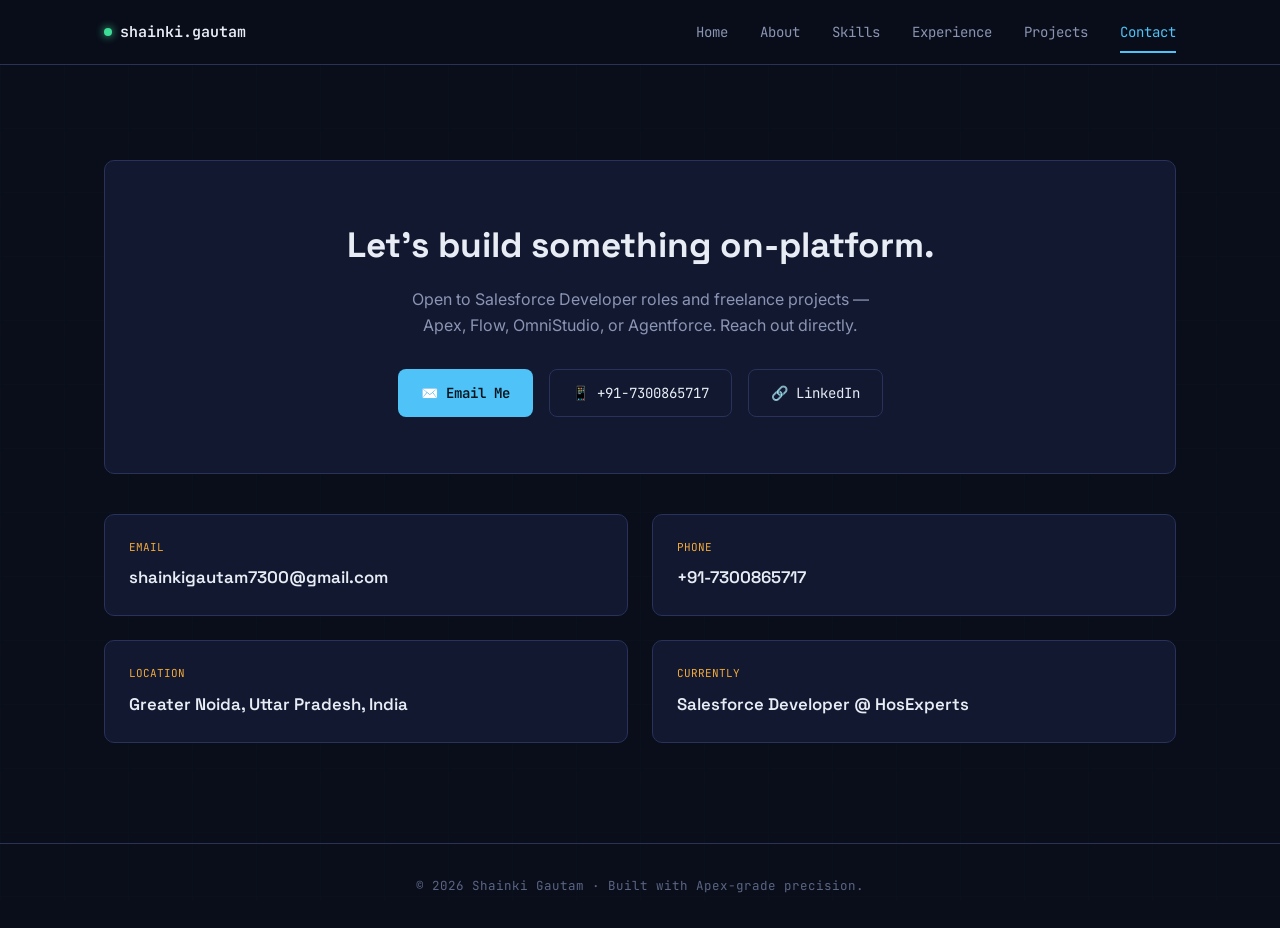
<file: contact.html>
<!DOCTYPE html>
<html lang="en">
<head>
<meta charset="UTF-8">
<meta name="viewport" content="width=device-width, initial-scale=1.0">
<title>Contact — Shainki Gautam</title>
<link rel="preconnect" href="https://fonts.googleapis.com">
<link rel="preconnect" href="https://fonts.gstatic.com" crossorigin>
<link href="https://fonts.googleapis.com/css2?family=Space+Grotesk:wght@400;500;600;700&family=Inter:wght@400;500;600;700&family=JetBrains+Mono:wght@400;500;600&display=swap" rel="stylesheet">
<link rel="stylesheet" href="style.css">
</head>
<body>

<nav>
  <div class="nav-inner">
    <div class="logo"><span class="dot"></span>shainki.gautam</div>
    <div class="nav-links" id="navLinks">
      <a href="index.html">Home</a>
      <a href="about.html">About</a>
      <a href="skills.html">Skills</a>
      <a href="experience.html">Experience</a>
      <a href="projects.html">Projects</a>
      <a href="contact.html" class="active">Contact</a>
    </div>
    <button class="nav-toggle" id="navToggle" aria-label="Toggle menu"><span></span><span></span><span></span></button>
  </div>
</nav>

<section class="page-top-pad" style="padding-top:160px;">
  <div class="wrap">
    <div class="contact-box">
      <h2>Let's build something on-platform.</h2>
      <p>Open to Salesforce Developer roles and freelance projects — Apex, Flow, OmniStudio, or Agentforce. Reach out directly.</p>
      <div class="contact-links">
        <a href="mailto:shainkigautam7300@gmail.com" class="btn btn-primary">✉️ Email Me</a>
        <a href="tel:+917300865717" class="btn btn-ghost">📱 +91-7300865717</a>
        <a href="#" class="btn btn-ghost" id="linkedinLink">🔗 LinkedIn</a>
      </div>
    </div>

    <div class="contact-grid">
      <div class="contact-info-card">
        <div class="ci-label">EMAIL</div>
        <div class="ci-value">shainkigautam7300@gmail.com</div>
      </div>
      <div class="contact-info-card">
        <div class="ci-label">PHONE</div>
        <div class="ci-value">+91-7300865717</div>
      </div>
      <div class="contact-info-card">
        <div class="ci-label">LOCATION</div>
        <div class="ci-value">Greater Noida, Uttar Pradesh, India</div>
      </div>
      <div class="contact-info-card">
        <div class="ci-label">CURRENTLY</div>
        <div class="ci-value">Salesforce Developer @ HosExperts</div>
      </div>
    </div>
  </div>
</section>

<footer>
  <div class="wrap">© 2026 Shainki Gautam · Built with Apex-grade precision.</div>
</footer>

<script src="nav.js"></script>
</body>
</html>
</file>
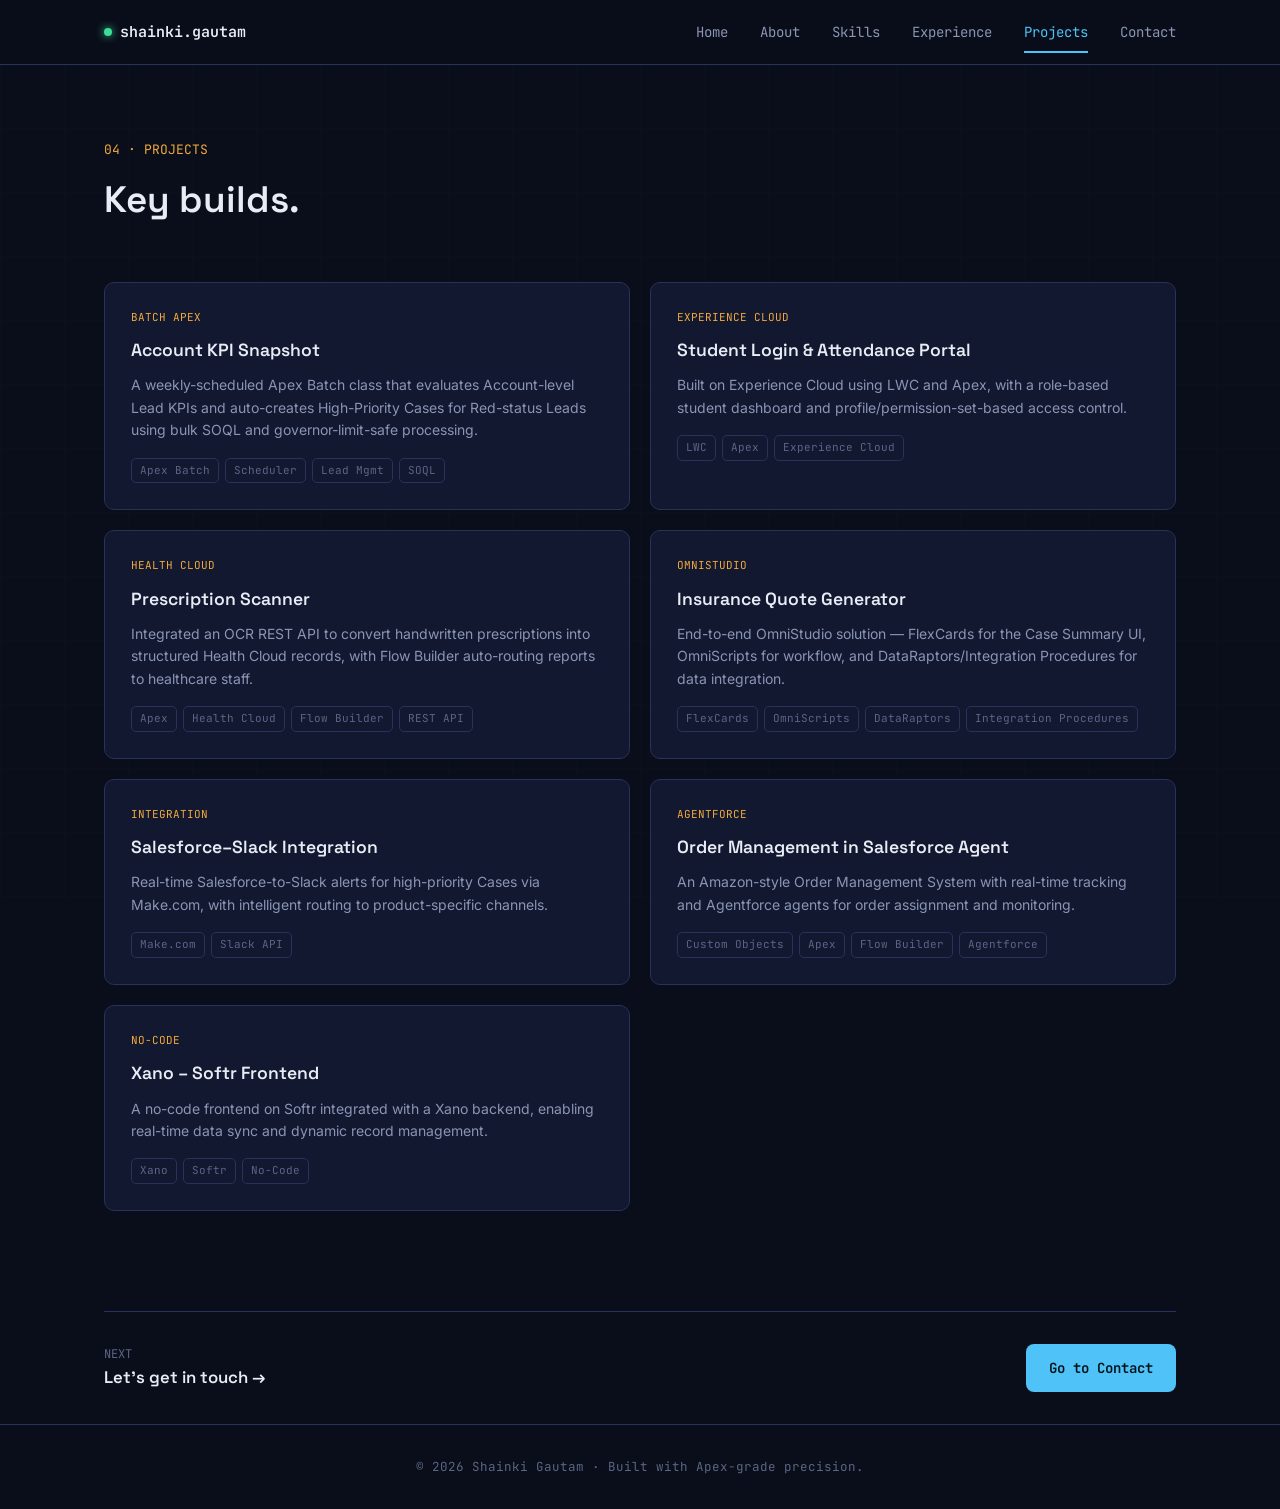
<file: projects.html>
<!DOCTYPE html>
<html lang="en">
<head>
<meta charset="UTF-8">
<meta name="viewport" content="width=device-width, initial-scale=1.0">
<title>Projects — Shainki Gautam</title>
<link rel="preconnect" href="https://fonts.googleapis.com">
<link rel="preconnect" href="https://fonts.gstatic.com" crossorigin>
<link href="https://fonts.googleapis.com/css2?family=Space+Grotesk:wght@400;500;600;700&family=Inter:wght@400;500;600;700&family=JetBrains+Mono:wght@400;500;600&display=swap" rel="stylesheet">
<link rel="stylesheet" href="style.css">
</head>
<body>

<nav>
  <div class="nav-inner">
    <div class="logo"><span class="dot"></span>shainki.gautam</div>
    <div class="nav-links" id="navLinks">
      <a href="index.html">Home</a>
      <a href="about.html">About</a>
      <a href="skills.html">Skills</a>
      <a href="experience.html">Experience</a>
      <a href="projects.html" class="active">Projects</a>
      <a href="contact.html">Contact</a>
    </div>
    <button class="nav-toggle" id="navToggle" aria-label="Toggle menu"><span></span><span></span><span></span></button>
  </div>
</nav>

<section class="page-top-pad" style="padding-top:140px;">
  <div class="wrap">
    <div class="sec-head">
      <div class="sec-num">04 · PROJECTS</div>
      <div class="sec-title">Key builds.</div>
    </div>
    <div class="proj-grid">
      <div class="proj-card">
        <span class="proj-tag">BATCH APEX</span>
        <div class="proj-title">Account KPI Snapshot</div>
        <p class="proj-desc">A weekly-scheduled Apex Batch class that evaluates Account-level Lead KPIs and auto-creates High-Priority Cases for Red-status Leads using bulk SOQL and governor-limit-safe processing.</p>
        <div class="proj-stack"><span>Apex Batch</span><span>Scheduler</span><span>Lead Mgmt</span><span>SOQL</span></div>
      </div>
      <div class="proj-card">
        <span class="proj-tag">EXPERIENCE CLOUD</span>
        <div class="proj-title">Student Login & Attendance Portal</div>
        <p class="proj-desc">Built on Experience Cloud using LWC and Apex, with a role-based student dashboard and profile/permission-set-based access control.</p>
        <div class="proj-stack"><span>LWC</span><span>Apex</span><span>Experience Cloud</span></div>
      </div>
      <div class="proj-card">
        <span class="proj-tag">HEALTH CLOUD</span>
        <div class="proj-title">Prescription Scanner</div>
        <p class="proj-desc">Integrated an OCR REST API to convert handwritten prescriptions into structured Health Cloud records, with Flow Builder auto-routing reports to healthcare staff.</p>
        <div class="proj-stack"><span>Apex</span><span>Health Cloud</span><span>Flow Builder</span><span>REST API</span></div>
      </div>
      <div class="proj-card">
        <span class="proj-tag">OMNISTUDIO</span>
        <div class="proj-title">Insurance Quote Generator</div>
        <p class="proj-desc">End-to-end OmniStudio solution — FlexCards for the Case Summary UI, OmniScripts for workflow, and DataRaptors/Integration Procedures for data integration.</p>
        <div class="proj-stack"><span>FlexCards</span><span>OmniScripts</span><span>DataRaptors</span><span>Integration Procedures</span></div>
      </div>
      <div class="proj-card">
        <span class="proj-tag">INTEGRATION</span>
        <div class="proj-title">Salesforce–Slack Integration</div>
        <p class="proj-desc">Real-time Salesforce-to-Slack alerts for high-priority Cases via Make.com, with intelligent routing to product-specific channels.</p>
        <div class="proj-stack"><span>Make.com</span><span>Slack API</span></div>
      </div>
      <div class="proj-card">
        <span class="proj-tag">AGENTFORCE</span>
        <div class="proj-title">Order Management in Salesforce Agent</div>
        <p class="proj-desc">An Amazon-style Order Management System with real-time tracking and Agentforce agents for order assignment and monitoring.</p>
        <div class="proj-stack"><span>Custom Objects</span><span>Apex</span><span>Flow Builder</span><span>Agentforce</span></div>
      </div>
      <div class="proj-card">
        <span class="proj-tag">NO-CODE</span>
        <div class="proj-title">Xano – Softr Frontend</div>
        <p class="proj-desc">A no-code frontend on Softr integrated with a Xano backend, enabling real-time data sync and dynamic record management.</p>
        <div class="proj-stack"><span>Xano</span><span>Softr</span><span>No-Code</span></div>
      </div>
    </div>
  </div>
</section>

<div class="wrap">
  <div class="page-nav-cta">
    <div><div class="pnc-label">NEXT</div><div class="pnc-title">Let's get in touch →</div></div>
    <a href="contact.html" class="btn btn-primary">Go to Contact</a>
  </div>
</div>

<footer>
  <div class="wrap">© 2026 Shainki Gautam · Built with Apex-grade precision.</div>
</footer>

<script src="nav.js"></script>
</body>
</html>
</file>
<file: style.css>
:root{
  --bg:#0a0e1a;
  --surface:#111830;
  --surface-2:#182142;
  --border:#28325a;
  --text:#e8ecf4;
  --text-dim:#8b95b3;
  --text-faint:#5b6584;
  --blue:#4fc3f7;
  --blue-dim:#2b7fa8;
  --amber:#f2a93b;
  --green:#3ddc97;
  --radius:10px;
  --mono:'JetBrains Mono', monospace;
  --display:'Space Grotesk', sans-serif;
  --body:'Inter', sans-serif;
}
*{box-sizing:border-box; margin:0; padding:0;}
html{scroll-behavior:smooth;}
body{
  background:var(--bg);
  color:var(--text);
  font-family:var(--body);
  line-height:1.6;
  overflow-x:hidden;
}
body::before{
  content:'';
  position:fixed; inset:0;
  background-image:
    linear-gradient(var(--border) 1px, transparent 1px),
    linear-gradient(90deg, var(--border) 1px, transparent 1px);
  background-size:64px 64px;
  opacity:0.06;
  pointer-events:none;
  z-index:0;
}
a{color:inherit; text-decoration:none;}
.wrap{max-width:1120px; margin:0 auto; padding:0 24px; position:relative; z-index:1;}
section{padding:100px 0; position:relative; z-index:1;}
.page-top-pad{padding-top:64px;}

/* ---------- Nav ---------- */
nav{
  position:fixed; top:0; left:0; right:0; z-index:100;
  background:rgba(10,14,26,0.85);
  backdrop-filter:blur(10px);
  border-bottom:1px solid var(--border);
}
.nav-inner{
  max-width:1120px; margin:0 auto; padding:0 24px;
  height:64px; display:flex; align-items:center; justify-content:space-between;
}
.logo{font-family:var(--mono); font-weight:600; font-size:15px; color:var(--text); display:flex; align-items:center; gap:8px;}
.logo .dot{width:8px; height:8px; border-radius:50%; background:var(--green); box-shadow:0 0 8px var(--green);}
.nav-links{display:flex; gap:32px; font-size:14px; color:var(--text-dim); font-family:var(--mono);}
.nav-links a{transition:color .2s; position:relative; padding:4px 0;}
.nav-links a:hover{color:var(--blue);}
.nav-links a.active{color:var(--blue);}
.nav-links a.active::after{content:''; position:absolute; left:0; right:0; bottom:-6px; height:2px; background:var(--blue);}
.nav-toggle{display:none; flex-direction:column; gap:4px; cursor:pointer; background:none; border:none;}
.nav-toggle span{width:22px; height:2px; background:var(--text);}

/* ---------- Buttons ---------- */
.btn{
  font-family:var(--mono); font-size:14px; padding:12px 22px; border-radius:8px;
  display:inline-flex; align-items:center; gap:8px; transition:all .2s; border:1px solid transparent;
  cursor:pointer;
}
.btn-primary{background:var(--blue); color:#04121c; font-weight:600;}
.btn-primary:hover{background:#6fd0ff; transform:translateY(-1px);}
.btn-ghost{border-color:var(--border); color:var(--text);}
.btn-ghost:hover{border-color:var(--blue); color:var(--blue);}

/* ---------- Hero ---------- */
.hero{min-height:calc(100vh - 64px); display:flex; align-items:center; padding-top:40px; padding-bottom:40px;}
.hero-grid{display:grid; grid-template-columns:1.05fr 0.95fr; gap:56px; align-items:center; width:100%;}
.eyebrow{font-family:var(--mono); font-size:13px; color:var(--amber); letter-spacing:1px; margin-bottom:18px; display:flex; align-items:center; gap:8px;}
.eyebrow::before{content:''; width:24px; height:1px; background:var(--amber);}
h1{font-family:var(--display); font-weight:700; font-size:clamp(2.2rem, 4.6vw, 3.4rem); line-height:1.1; letter-spacing:-0.02em; margin-bottom:20px;}
h1 .accent{color:var(--blue);}
.hero-desc{color:var(--text-dim); font-size:17px; max-width:520px; margin-bottom:32px;}
.hero-desc b{color:var(--text); font-weight:600;}
.hero-ctas{display:flex; gap:14px; flex-wrap:wrap; margin-bottom:36px;}
.hero-meta{display:flex; gap:24px; font-family:var(--mono); font-size:13px; color:var(--text-faint); flex-wrap:wrap;}

/* ---------- Photo frame ---------- */
.photo-frame{position:relative; max-width:380px; margin:0 auto;}
.photo-frame .corner{position:absolute; width:28px; height:28px; border:2px solid var(--amber);}
.photo-frame .corner.tl{top:-10px; left:-10px; border-right:none; border-bottom:none;}
.photo-frame .corner.br{bottom:-10px; right:-10px; border-left:none; border-top:none;}
.photo-card{
  position:relative; border-radius:var(--radius); overflow:hidden;
  border:1px solid var(--border); background:var(--surface);
  box-shadow:0 30px 70px -25px rgba(0,0,0,0.7);
}
.photo-card img{width:100%; display:block; aspect-ratio:3/4; object-fit:cover; filter:saturate(1.02) contrast(1.03);}
.photo-tag{
  position:absolute; bottom:16px; left:16px; right:16px;
  background:rgba(10,14,26,0.72); backdrop-filter:blur(6px);
  border:1px solid var(--border); border-radius:8px; padding:10px 14px;
  display:flex; justify-content:space-between; align-items:center;
}
.photo-tag .name{font-family:var(--display); font-weight:600; font-size:14px;}
.photo-tag .role{font-family:var(--mono); font-size:11px; color:var(--blue);}
.float-chip{
  position:absolute; font-family:var(--mono); font-size:12px; padding:7px 12px;
  background:var(--surface); border:1px solid var(--border); border-radius:20px;
  box-shadow:0 10px 24px -10px rgba(0,0,0,0.6); color:var(--text-dim);
  display:flex; align-items:center; gap:6px;
}
.float-chip.c1{top:6%; right:-8%;}
.float-chip.c2{bottom:16%; left:-12%;}
.float-chip .fdot{width:6px; height:6px; border-radius:50%; background:var(--green);}
@media (max-width:900px){
  .float-chip.c1{right:2%;}
  .float-chip.c2{left:2%;}
}

/* terminal */
.terminal{background:var(--surface); border:1px solid var(--border); border-radius:var(--radius); overflow:hidden; box-shadow:0 20px 60px -20px rgba(0,0,0,0.6);}
.term-bar{display:flex; align-items:center; gap:8px; padding:12px 16px; background:var(--surface-2); border-bottom:1px solid var(--border);}
.term-dot{width:10px; height:10px; border-radius:50%;}
.term-bar .term-title{margin-left:8px; font-family:var(--mono); font-size:12px; color:var(--text-faint);}
.term-body{padding:22px; font-family:var(--mono); font-size:13.5px; min-height:220px;}
.term-body .line{margin-bottom:6px; white-space:pre-wrap;}
.kw{color:#c586c0;} .type{color:#4fc3f7;} .str{color:#f2a93b;} .cm{color:#5b6584;} .fn{color:#3ddc97;} .num{color:#e8ecf4;}
.cursor{display:inline-block; width:8px; height:15px; background:var(--blue); vertical-align:middle; animation:blink 1s step-end infinite;}
@keyframes blink{50%{opacity:0;}}

/* ---------- Section headers ---------- */
.sec-head{margin-bottom:52px;}
.sec-num{font-family:var(--mono); font-size:13px; color:var(--amber); margin-bottom:10px;}
.sec-title{font-family:var(--display); font-size:clamp(1.7rem,3vw,2.3rem); font-weight:600;}
.sec-sub{color:var(--text-dim); margin-top:10px; max-width:600px; font-size:15px;}

/* ---------- About ---------- */
.about-grid{display:grid; grid-template-columns:1fr 1fr; gap:48px;}
.about-text p{color:var(--text-dim); margin-bottom:16px; font-size:15.5px;}
.about-text b{color:var(--text); font-weight:600;}
.stat-grid{display:grid; grid-template-columns:1fr 1fr; gap:16px;}
.stat-card{background:var(--surface); border:1px solid var(--border); border-radius:var(--radius); padding:22px; transition:border-color .2s;}
.stat-card:hover{border-color:var(--blue-dim);}
.stat-num{font-family:var(--display); font-size:2rem; font-weight:700; color:var(--blue);}
.stat-label{font-family:var(--mono); font-size:12.5px; color:var(--text-dim); margin-top:6px;}

/* ---------- Skills ---------- */
.skills-grid{display:grid; grid-template-columns:repeat(3,1fr); gap:18px;}
.skill-card{background:var(--surface); border:1px solid var(--border); border-radius:var(--radius); padding:24px; transition:transform .2s, border-color .2s;}
.skill-card:hover{transform:translateY(-3px); border-color:var(--blue-dim);}
.skill-card h4{font-family:var(--mono); font-size:13px; color:var(--amber); margin-bottom:16px; text-transform:uppercase; letter-spacing:0.5px;}
.chip-row{display:flex; flex-wrap:wrap; gap:8px;}
.chip{font-family:var(--mono); font-size:12.5px; color:var(--text-dim); border:1px solid var(--border); padding:5px 10px; border-radius:6px; transition:all .2s;}
.chip:hover{border-color:var(--blue); color:var(--blue);}

/* ---------- Experience: Flow-builder timeline ---------- */
.flow{position:relative; padding-left:40px;}
.flow::before{content:''; position:absolute; left:11px; top:6px; bottom:6px; width:2px; background:linear-gradient(var(--green), var(--blue-dim), var(--border));}
.flow-node{position:relative; margin-bottom:48px;}
.flow-node:last-child{margin-bottom:0;}
.flow-dot{position:absolute; left:-40px; top:4px; width:24px; height:24px; border-radius:50%; background:var(--surface); border:2px solid var(--blue-dim); display:flex; align-items:center; justify-content:center;}
.flow-dot::after{content:''; width:8px; height:8px; border-radius:50%; background:var(--blue-dim);}
.flow-node.active .flow-dot{border-color:var(--green); box-shadow:0 0 12px rgba(61,220,151,0.4);}
.flow-node.active .flow-dot::after{background:var(--green);}
.flow-card{background:var(--surface); border:1px solid var(--border); border-radius:var(--radius); padding:26px 28px; transition:border-color .2s;}
.flow-card:hover{border-color:var(--blue-dim);}
.flow-card-head{display:flex; justify-content:space-between; align-items:flex-start; flex-wrap:wrap; gap:8px; margin-bottom:6px;}
.flow-role{font-family:var(--display); font-weight:600; font-size:1.15rem;}
.flow-badge{font-family:var(--mono); font-size:11px; padding:3px 9px; border-radius:20px; border:1px solid var(--green); color:var(--green); white-space:nowrap; height:fit-content;}
.flow-node:not(.active) .flow-badge{border-color:var(--text-faint); color:var(--text-faint);}
.flow-company{font-family:var(--mono); font-size:13px; color:var(--blue); margin-bottom:4px;}
.flow-date{font-family:var(--mono); font-size:12px; color:var(--text-faint); margin-bottom:14px;}
.flow-card ul{padding-left:18px; color:var(--text-dim); font-size:14.5px;}
.flow-card li{margin-bottom:6px;}
.flow-card li::marker{color:var(--blue-dim);}

/* ---------- Projects ---------- */
.proj-grid{display:grid; grid-template-columns:repeat(2,1fr); gap:20px;}
.proj-card{background:var(--surface); border:1px solid var(--border); border-radius:var(--radius); padding:26px; transition:transform .2s, border-color .2s;}
.proj-card:hover{transform:translateY(-3px); border-color:var(--blue-dim);}
.proj-tag{font-family:var(--mono); font-size:11px; color:var(--amber); margin-bottom:10px; display:block;}
.proj-title{font-family:var(--display); font-weight:600; font-size:1.1rem; margin-bottom:10px;}
.proj-desc{color:var(--text-dim); font-size:14px; margin-bottom:16px;}
.proj-stack{display:flex; flex-wrap:wrap; gap:6px;}
.proj-stack span{font-family:var(--mono); font-size:11px; color:var(--text-faint); border:1px solid var(--border); padding:3px 8px; border-radius:5px;}

/* ---------- Certifications: badges ---------- */
.badge-row{display:flex; flex-wrap:wrap; gap:20px;}
.badge{width:150px; text-align:center; padding:22px 14px; background:var(--surface); border:1px solid var(--border); border-radius:var(--radius); transition:transform .2s, border-color .2s;}
.badge:hover{transform:translateY(-3px); border-color:var(--amber);}
.badge-ring{width:56px; height:56px; margin:0 auto 14px; border-radius:50%; border:2px solid var(--amber); display:flex; align-items:center; justify-content:center; font-family:var(--display); font-weight:700; color:var(--amber); font-size:18px; box-shadow:0 0 0 4px rgba(242,169,59,0.08);}
.badge-name{font-family:var(--mono); font-size:12px; color:var(--text-dim); line-height:1.4;}

/* ---------- Education ---------- */
.edu-row{display:flex; flex-direction:column; gap:16px;}
.edu-item{display:flex; justify-content:space-between; align-items:baseline; flex-wrap:wrap; gap:6px; border-bottom:1px solid var(--border); padding-bottom:16px;}
.edu-item:last-child{border-bottom:none;}
.edu-degree{font-family:var(--display); font-weight:600; font-size:1.05rem;}
.edu-school{color:var(--text-dim); font-size:14px; margin-top:4px;}
.edu-score{font-family:var(--mono); font-size:13px; color:var(--blue);}

/* ---------- Contact ---------- */
.contact-box{background:var(--surface); border:1px solid var(--border); border-radius:var(--radius); padding:56px; text-align:center;}
.contact-box h2{font-family:var(--display); font-size:clamp(1.6rem,3vw,2.2rem); margin-bottom:14px;}
.contact-box p{color:var(--text-dim); margin-bottom:30px; max-width:480px; margin-left:auto; margin-right:auto;}
.contact-links{display:flex; justify-content:center; gap:16px; flex-wrap:wrap;}
.contact-grid{display:grid; grid-template-columns:1fr 1fr; gap:24px; margin-top:40px;}
.contact-info-card{background:var(--surface); border:1px solid var(--border); border-radius:var(--radius); padding:24px; text-align:left;}
.contact-info-card .ci-label{font-family:var(--mono); font-size:11px; color:var(--amber); margin-bottom:8px;}
.contact-info-card .ci-value{font-family:var(--display); font-size:1.05rem; font-weight:600;}

/* ---------- Page nav CTA (bottom of each page) ---------- */
.page-nav-cta{display:flex; justify-content:space-between; align-items:center; flex-wrap:wrap; gap:16px; padding:32px 0; border-top:1px solid var(--border);}
.page-nav-cta .pnc-label{font-family:var(--mono); font-size:12px; color:var(--text-faint);}
.page-nav-cta .pnc-title{font-family:var(--display); font-weight:600; font-size:1.05rem;}

footer{padding:32px 0; text-align:center; font-family:var(--mono); font-size:12.5px; color:var(--text-faint); border-top:1px solid var(--border);}

/* ---------- Responsive ---------- */
@media (max-width:900px){
  .hero-grid{grid-template-columns:1fr;}
  .hero .photo-frame{order:-1; max-width:280px;}
  .about-grid{grid-template-columns:1fr;}
  .skills-grid{grid-template-columns:1fr 1fr;}
  .proj-grid{grid-template-columns:1fr;}
  .contact-grid{grid-template-columns:1fr;}
}
@media (max-width:640px){
  section{padding:64px 0;}
  .nav-links{position:fixed; top:64px; left:0; right:0; background:var(--bg); border-bottom:1px solid var(--border); flex-direction:column; padding:20px 24px; gap:18px; display:none; max-height:calc(100vh - 64px); overflow-y:auto;}
  .nav-links.open{display:flex;}
  .nav-toggle{display:flex;}
  .skills-grid{grid-template-columns:1fr;}
  .stat-grid{grid-template-columns:1fr 1fr;}
  .contact-box{padding:36px 22px;}
  .flow{padding-left:32px;}
  .flow-dot{left:-32px; width:20px; height:20px;}
}
@media (prefers-reduced-motion:reduce){
  html{scroll-behavior:auto;}
  .cursor{animation:none;}
}
</file>
